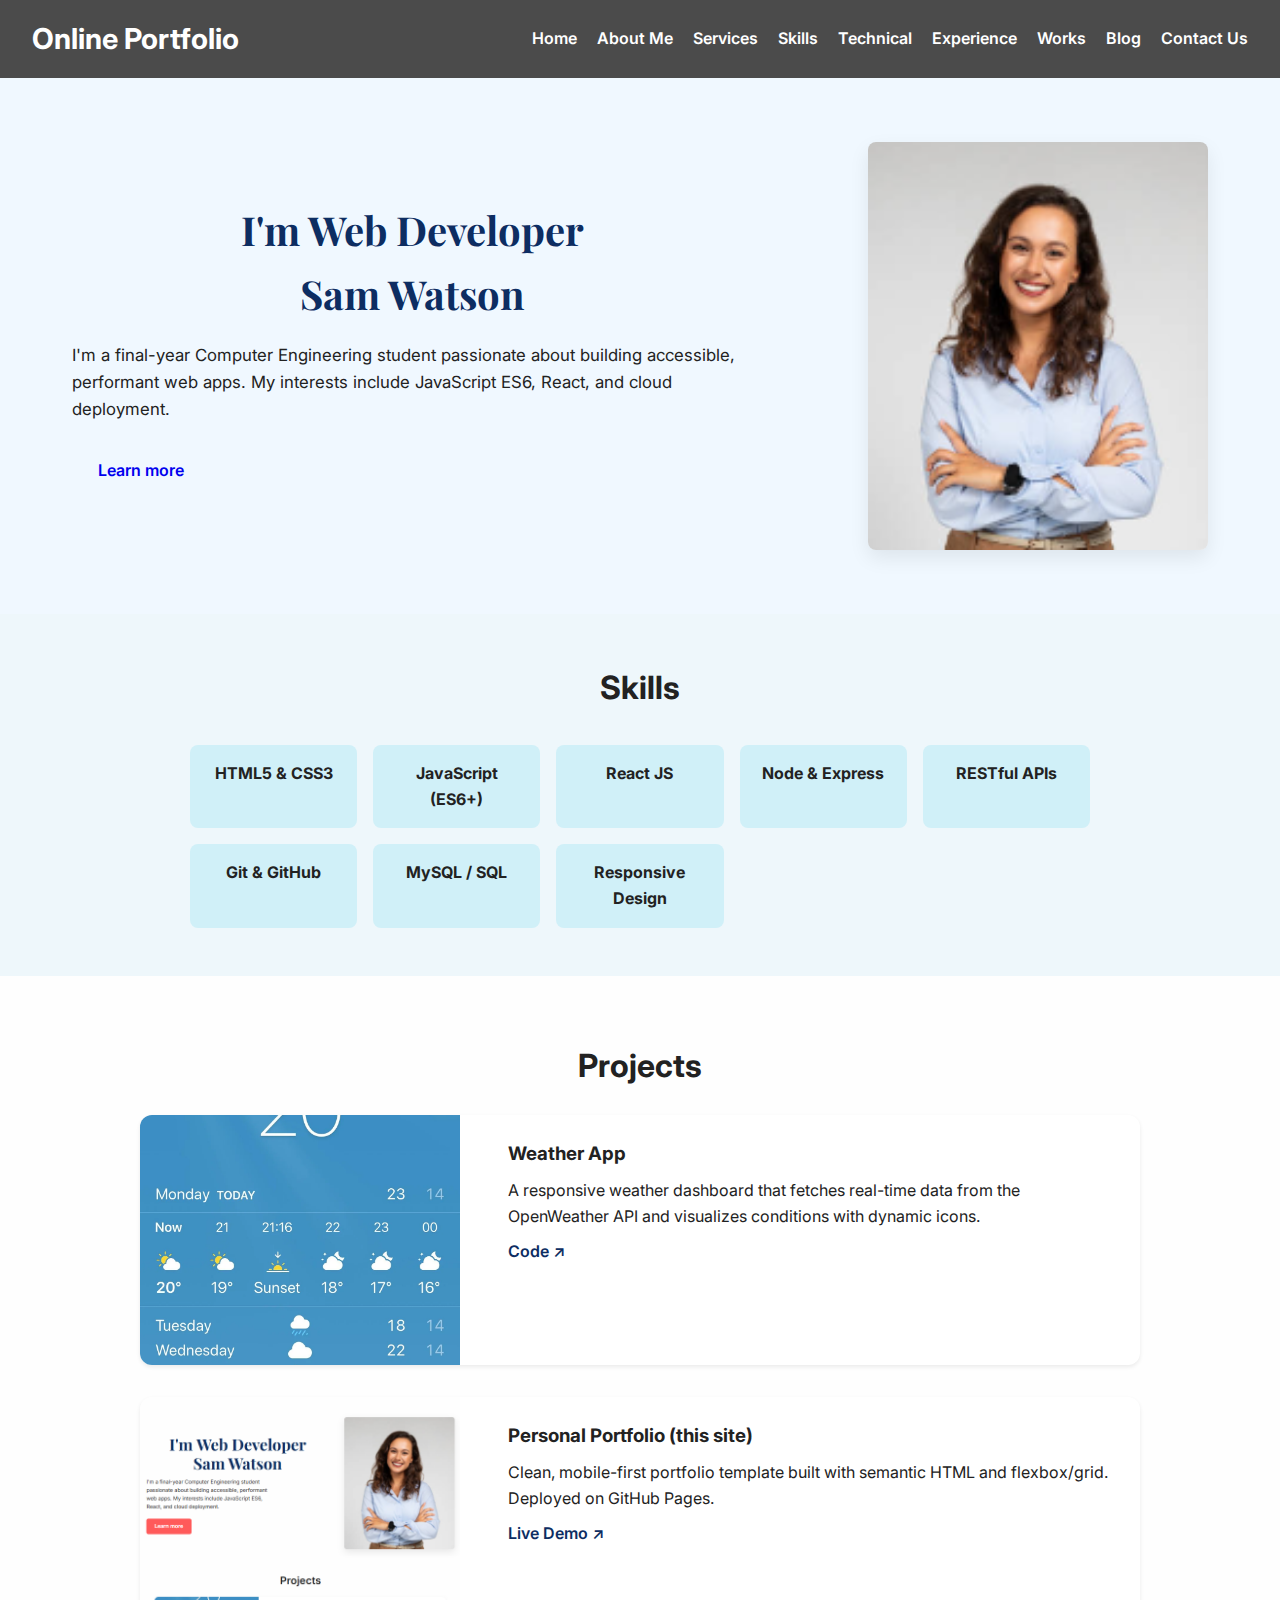
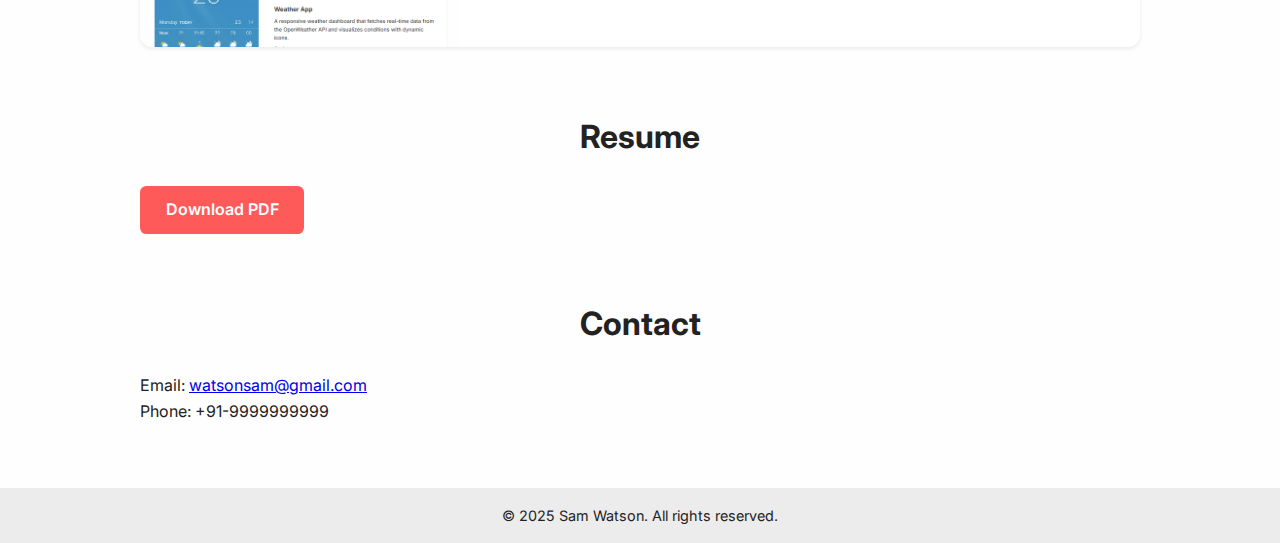
<file: index.html>
<!DOCTYPE html>
<html lang="en">
<head>
  <meta charset="UTF-8" />
  <meta name="viewport" content="width=device-width, initial-scale=1.0" />
  <title>Sam Watson | Web Developer Portfolio</title>
  <link rel="stylesheet" href="style.css" />
  <link rel="preconnect" href="https://fonts.googleapis.com" />
  <link href="https://fonts.googleapis.com/css2?family=Playfair+Display:wght@700&family=Inter:wght@400;600&display=swap" rel="stylesheet" />
</head>
<body>

  <header class="navbar">
    <h1 class="logo">Online Portfolio</h1>
    <nav>
      <ul class="nav-links">
        <li><a href="#">Home</a></li>
        <li><a href="#about">About Me</a></li>
        <li><a href="#services">Services</a></li>
        <li><a href="#skills">Skills</a></li>
        <li><a href="#technical">Technical</a></li>
        <li><a href="#experience">Experience</a></li>
        <li><a href="#projects">Works</a></li>
        <li><a href="#blog">Blog</a></li>
        <li><a href="#contact">Contact Us</a></li>
      </ul>
    </nav>
  </header>

  <section class="hero-wrapper" id="home">
    <div class="hero">
    <div class="hero-text">
      <h2>I'm Web Developer<br><span class="name">Sam Watson</span>
      </h2>
      <p>
        I'm a final-year Computer Engineering student passionate about building accessible,
        performant web apps. My interests include JavaScript ES6, React, and cloud deployment.
      </p>
      <a href="#projects" class="btn">Learn more</a>
    </div>
    <div class="hero-photo">
      <img src="img1.png"/>
    </div>
    </div>
  </section>

  <!--<section id="skills" class="section">
    <h2>Skills</h2>
    <ul class="skills-list">
       <li>HTML5 &amp; CSS3</li>
      <li>JavaScript (ES6+)</li>
      <li>React JS</li>
      <li>Node &amp; Express</li>
      <li>RESTful APIs</li>
      <li>Git &amp; GitHub</li>
      <li>MySQL / SQL</li>
      <li>Responsive Design</li>
    </ul>-->

  <section id="skills"
  class="skills-section">
    <h2>Skills</h2>
    <div class="skills-grid">
    <div class="skill-card">HTML5 & CSS3</div>
    <div class="skill-card">JavaScript (ES6+)</div>
    <div class="skill-card">React JS</div>
    <div class="skill-card">Node & Express</div>
    <div class="skill-card">RESTful APIs</div>
    <div class="skill-card">Git & GitHub</div>
    <div class="skill-card">MySQL / SQL</div>
    <div class="skill-card">Responsive Design</div>
    </div>
  </section>

  <section id="projects" class="section">
    <h2>Projects</h2>

    <div class="project">
      <img src="weather.webp"/>
      <div class="project-info">
        <h3>Weather App</h3>
        <p>
          A responsive weather dashboard that fetches real-time data from the
          OpenWeather API and visualizes conditions with dynamic icons.
        </p>
        <a href="https://github.com/yourusername/weather-app" target="_blank">Code ↗</a>
      </div>
    </div>

    <div class="project">
      <img src="portfolio.png">
      <div class="project-info">
        <h3>Personal Portfolio (this site)</h3>
        <p>
          Clean, mobile-first portfolio template built with semantic HTML and flexbox/grid.
          Deployed on GitHub Pages.
        </p>
        <a href="#" target="_blank">Live Demo ↗</a>
      </div>
    </div>
  </section>

  <section id="resume" class="section">
    <h2>Resume</h2>
    <p><a href="resume.pdf" download class="btn btn-primary">Download PDF</a></p>
  </section>

  <section id="contact" class="section">
    <h2>Contact</h2>
    <p>Email: <a href="mailto:you@example.com">watsonsam@gmail.com</a></p>
    <p>Phone: +91-9999999999</p>
  </section>

  <footer class="footer">
    <p>&copy; 2025 Sam Watson. All rights reserved.</p>
  </footer>

</body>
</html>
</file>
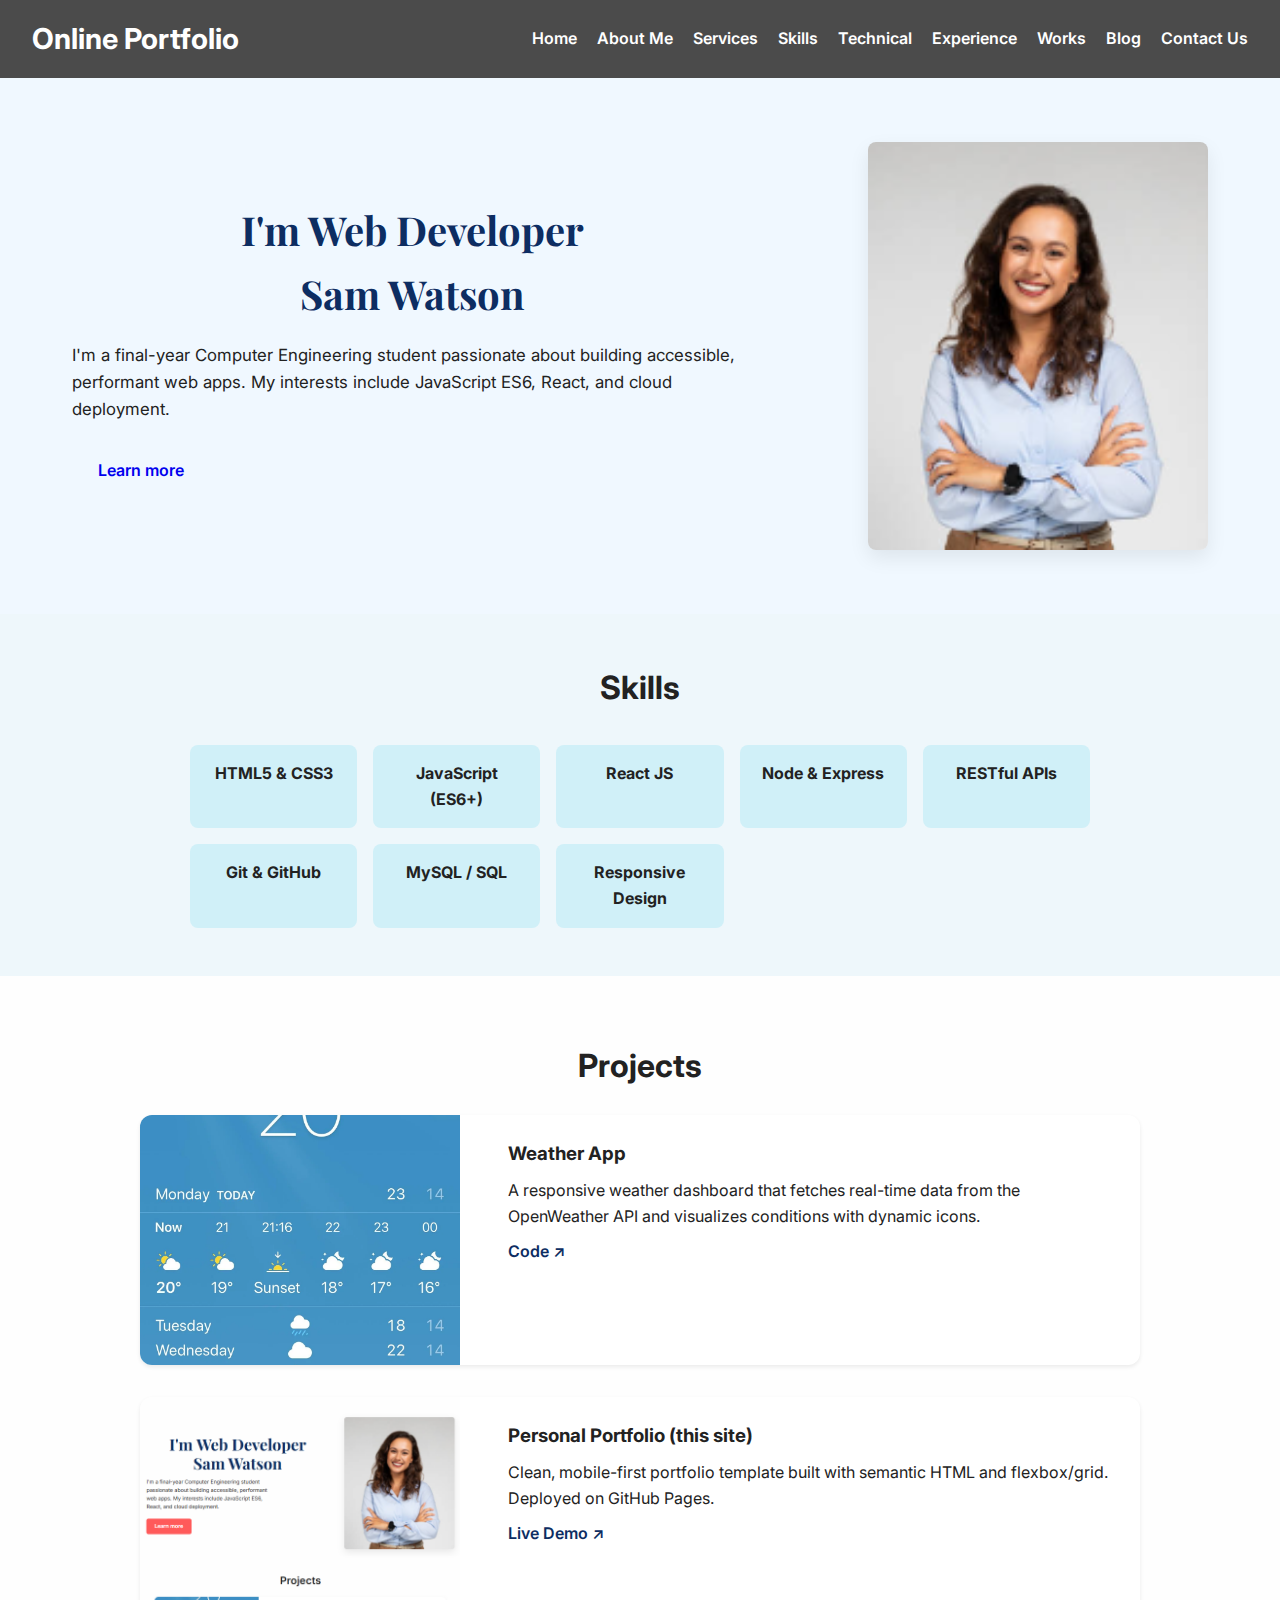
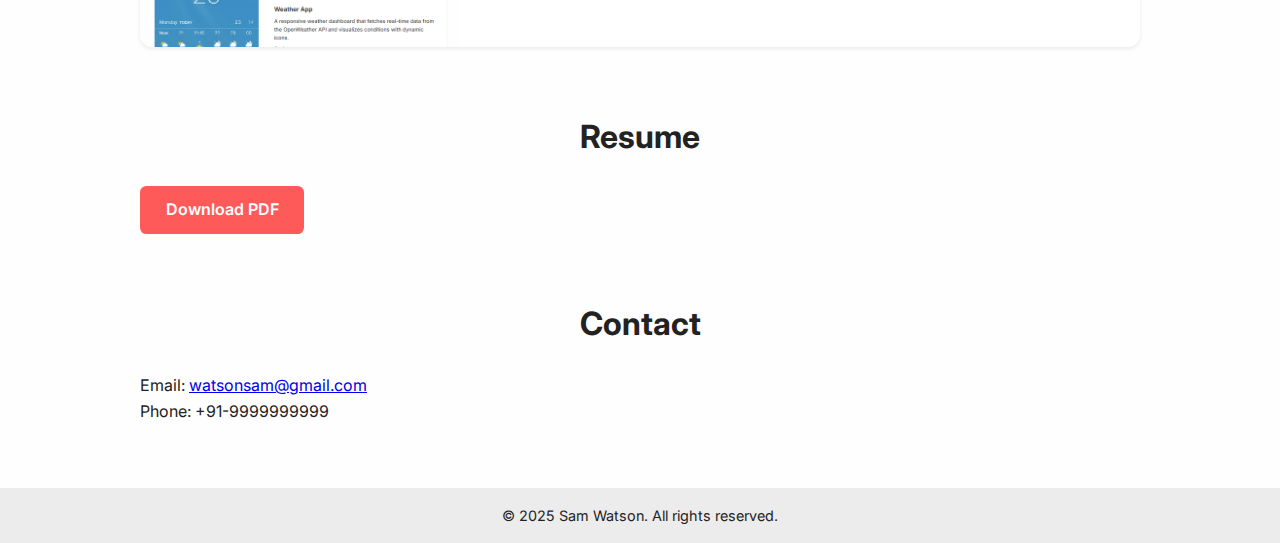
<file: Task1_Portfolio/index.html>
<!DOCTYPE html>
<html lang="en">
<head>
  <meta charset="UTF-8" />
  <meta name="viewport" content="width=device-width, initial-scale=1.0" />
  <title>Sam Watson | Web Developer Portfolio</title>
  <link rel="stylesheet" href="style.css" />
  <link rel="preconnect" href="https://fonts.googleapis.com" />
  <link href="https://fonts.googleapis.com/css2?family=Playfair+Display:wght@700&family=Inter:wght@400;600&display=swap" rel="stylesheet" />
</head>
<body>

  <header class="navbar">
    <h1 class="logo">Online Portfolio</h1>
    <nav>
      <ul class="nav-links">
        <li><a href="#">Home</a></li>
        <li><a href="#about">About Me</a></li>
        <li><a href="#services">Services</a></li>
        <li><a href="#skills">Skills</a></li>
        <li><a href="#technical">Technical</a></li>
        <li><a href="#experience">Experience</a></li>
        <li><a href="#projects">Works</a></li>
        <li><a href="#blog">Blog</a></li>
        <li><a href="#contact">Contact Us</a></li>
      </ul>
    </nav>
  </header>

  <section class="hero-wrapper" id="home">
    <div class="hero">
    <div class="hero-text">
      <h2>I'm Web Developer<br><span class="name">Sam Watson</span>
      </h2>
      <p>
        I'm a final-year Computer Engineering student passionate about building accessible,
        performant web apps. My interests include JavaScript ES6, React, and cloud deployment.
      </p>
      <a href="#projects" class="btn">Learn more</a>
    </div>
    <div class="hero-photo">
      <img src="img1.png"/>
    </div>
    </div>
  </section>

  <!--<section id="skills" class="section">
    <h2>Skills</h2>
    <ul class="skills-list">
       <li>HTML5 &amp; CSS3</li>
      <li>JavaScript (ES6+)</li>
      <li>React JS</li>
      <li>Node &amp; Express</li>
      <li>RESTful APIs</li>
      <li>Git &amp; GitHub</li>
      <li>MySQL / SQL</li>
      <li>Responsive Design</li>
    </ul>-->

  <section id="skills"
  class="skills-section">
    <h2>Skills</h2>
    <div class="skills-grid">
    <div class="skill-card">HTML5 & CSS3</div>
    <div class="skill-card">JavaScript (ES6+)</div>
    <div class="skill-card">React JS</div>
    <div class="skill-card">Node & Express</div>
    <div class="skill-card">RESTful APIs</div>
    <div class="skill-card">Git & GitHub</div>
    <div class="skill-card">MySQL / SQL</div>
    <div class="skill-card">Responsive Design</div>
    </div>
  </section>

  <section id="projects" class="section">
    <h2>Projects</h2>

    <div class="project">
      <img src="weather.webp"/>
      <div class="project-info">
        <h3>Weather App</h3>
        <p>
          A responsive weather dashboard that fetches real-time data from the
          OpenWeather API and visualizes conditions with dynamic icons.
        </p>
        <a href="https://github.com/yourusername/weather-app" target="_blank">Code ↗</a>
      </div>
    </div>

    <div class="project">
      <img src="portfolio.png">
      <div class="project-info">
        <h3>Personal Portfolio (this site)</h3>
        <p>
          Clean, mobile-first portfolio template built with semantic HTML and flexbox/grid.
          Deployed on GitHub Pages.
        </p>
        <a href="#" target="_blank">Live Demo ↗</a>
      </div>
    </div>
  </section>

  <section id="resume" class="section">
    <h2>Resume</h2>
    <p><a href="resume.pdf" download class="btn btn-primary">Download PDF</a></p>
  </section>

  <section id="contact" class="section">
    <h2>Contact</h2>
    <p>Email: <a href="mailto:you@example.com">watsonsam@gmail.com</a></p>
    <p>Phone: +91-9999999999</p>
  </section>

  <footer class="footer">
    <p>&copy; 2025 Sam Watson. All rights reserved.</p>
  </footer>

</body>
</html>
</file>
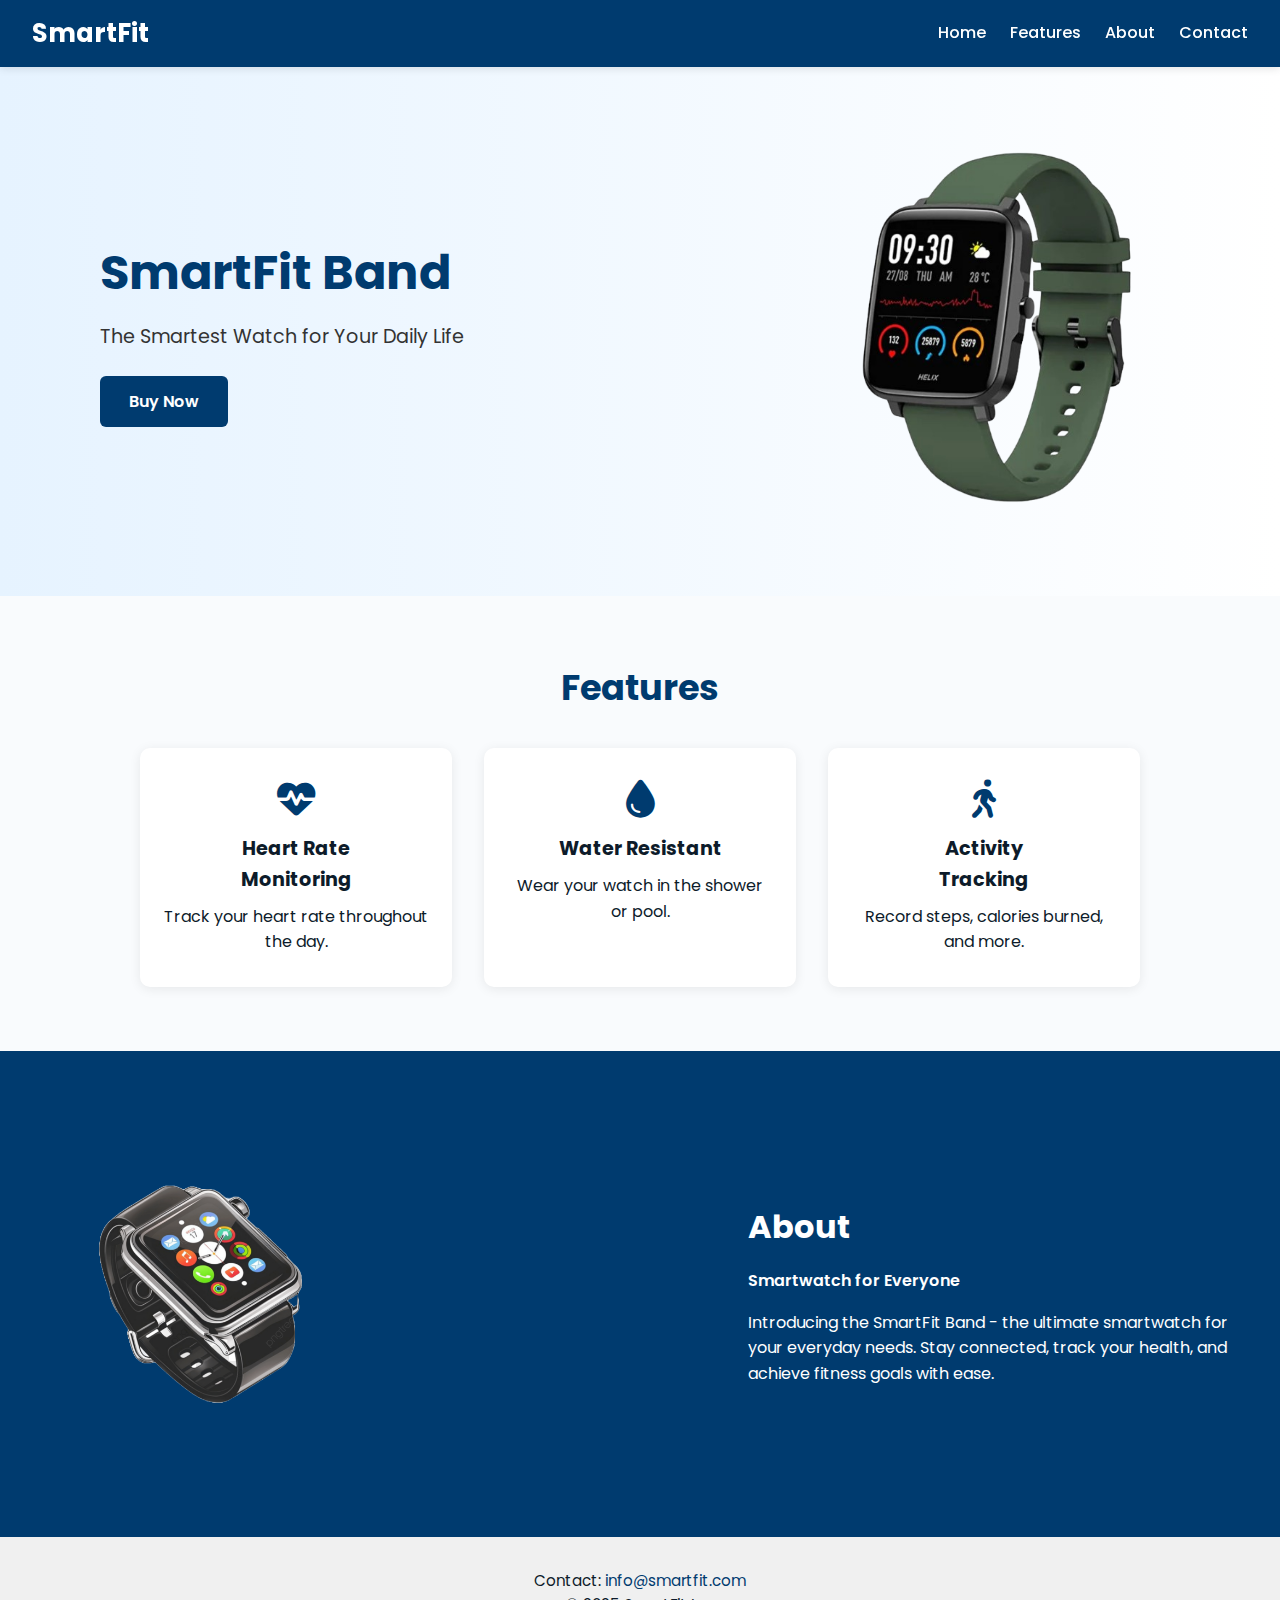
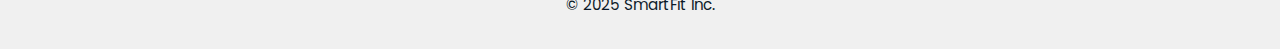
<file: Task2_LandingPage/index.html>
<!DOCTYPE html>
<html lang="en">
<head>
  <meta charset="UTF-8" />
  <meta name="viewport" content="width=device-width, initial-scale=1.0" />
  <title>SmartFit Band | Landing Page</title>

  <link href="https://fonts.googleapis.com/css2?family=Poppins:wght@400;600;700&display=swap" rel="stylesheet">

  <link rel="stylesheet" href="https://cdnjs.cloudflare.com/ajax/libs/font-awesome/6.5.0/css/all.min.css">

  <link rel="stylesheet" href="style.css" />
</head>
<body>

  <header class="navbar">
    <div class="logo">SmartFit</div>
    <nav>
      <ul class="nav-links">
        <li><a href="#home">Home</a></li>
        <li><a href="#features">Features</a></li>
        <li><a href="#about">About</a></li>
        <li><a href="#contact">Contact</a></li>
      </ul>
    </nav>
  </header>

  <section id="home" class="hero">
    <div class="hero__content">
      <h1>SmartFit Band</h1>
      <p class="tagline">The Smartest Watch for Your Daily Life</p>
      <a href="#contact" class="btn btn-primary">Buy Now</a>
    </div>

    <div class="hero__img">
      <img src="side_watch.png" >
    </div>
  </section>

  <section id="features" class="features">
    <h2>Features</h2>
    <div class="feature-cards">
      <div class="card">
        <i class="fa-solid fa-heart-pulse"></i>
        <h3>Heart Rate<br>Monitoring</h3>
        <p>Track your heart rate throughout the day.</p>
      </div>
      <div class="card">
        <i class="fa-solid fa-droplet"></i>
        <h3>Water Resistant</h3>
        <p>Wear your watch in the shower or pool.</p>
      </div>
      <div class="card">
        <i class="fa-solid fa-person-walking"></i>
        <h3>Activity<br>Tracking</h3>
        <p>Record steps, calories burned, and more.</p>
      </div>
    </div>
  </section>

  <section id="about" class="about">
    <div class="about__img">
      <img src="new_watch.png" alt="SmartFit Band side view">
    </div>
    <div class="about__text">
      <h2>About</h2>
      <p class="lead">Smartwatch for Everyone</p>
      <p>
        Introducing the SmartFit Band - the ultimate smartwatch for your everyday needs. Stay connected, track your health, and achieve fitness goals with ease.
      </p>
    </div>
  </section>

  <footer id="contact" class="footer">
    <p>Contact: <a href="mailto:info@smartfit.com">info@smartfit.com</a></p>
    <p>&copy; 2025 SmartFit Inc.</p>
  </footer>

</body>
</html>
</file>
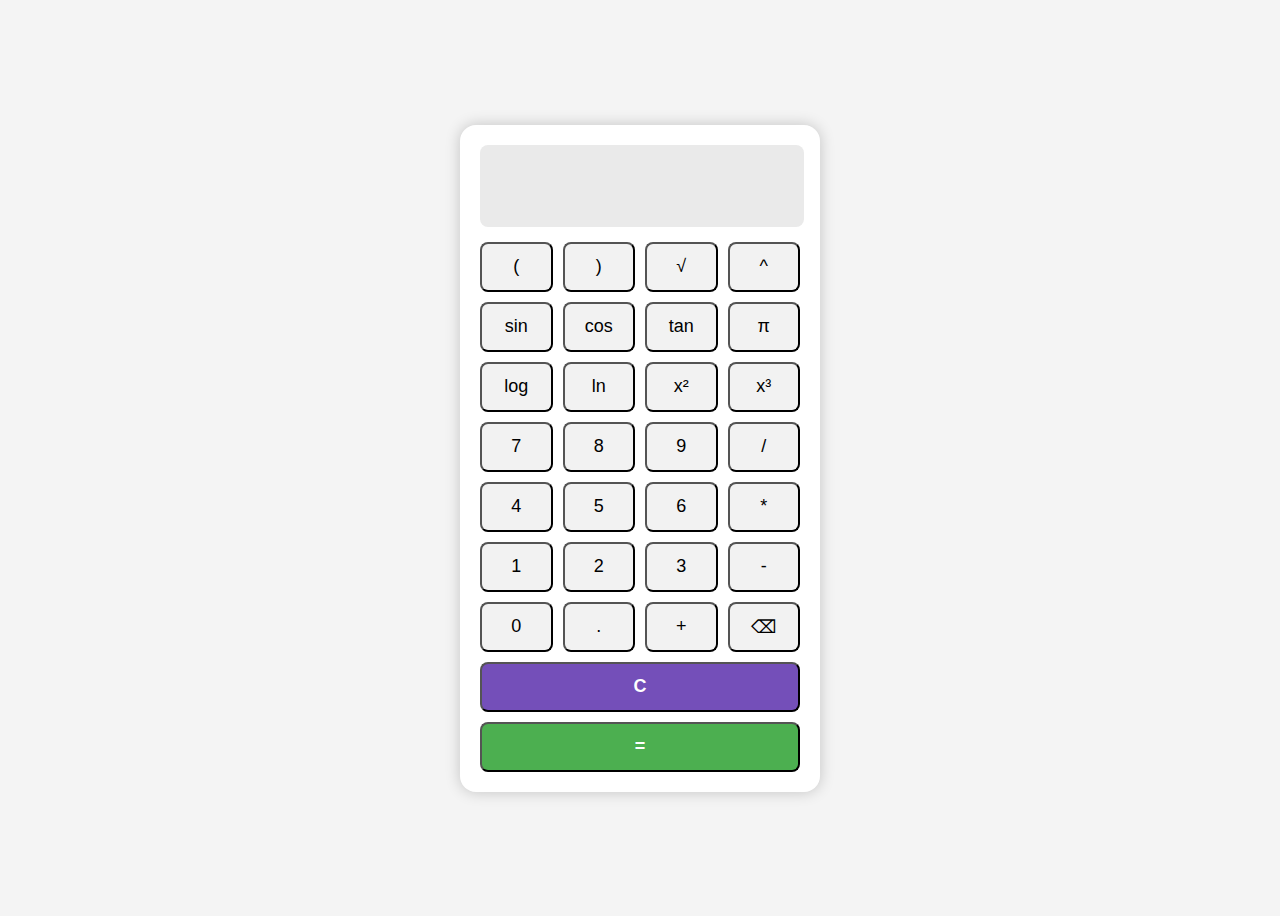
<file: Task3_Calculator/index.html>
<!DOCTYPE html>
<html lang="en">
<head>
    <meta charset="UTF-8">
    <meta name="viewport" content="width=device-width, initial-scale=1.0">
    <title>Calculator</title>
    <link rel="stylesheet" href="style.css">
</head>
<body>
    <div class="calculator">
        <input type="text" id="display" disabled>
        <div class="buttons">
            <button onclick="append('(')">(</button>
            <button onclick="append(')')">)</button>
            <button onclick="append('Math.sqrt(')">√</button>
            <button onclick="append('**')">^</button>

            <button onclick="append('Math.sin(')">sin</button>
            <button onclick="append('Math.cos(')">cos</button>
            <button onclick="append('Math.tan(')">tan</button>
            <button onclick="append('Math.PI')">π</button>
            
            <button onclick="append('Math.log10(')">log</button>
            <button onclick="append('Math.log(')">ln</button>
            <button onclick="append('**2')">x²</button>
            <button onclick="append('**3')">x³</button>
            
            <button onclick="append('7')">7</button>
            <button onclick="append('8')">8</button>
            <button onclick="append('9')">9</button>
            <button onclick="append('/')">/</button>

            <button onclick="append('4')">4</button>
            <button onclick="append('5')">5</button>
            <button onclick="append('6')">6</button>
            <button onclick="append('*')">*</button>

            <button onclick="append('1')">1</button>
            <button onclick="append('2')">2</button>
            <button onclick="append('3')">3</button>
            <button onclick="append('-')">-</button>

            <button onclick="append('0')">0</button>
            <button onclick="append('.')">.</button>
            <button onclick="append('+')">+</button>
            <button>⌫</button>
            
            <button id="clear" class="clear" onclick="clearDisplay()">C</button>
            <button id="equal" class="equal" onclick="calculate()">=</button>
        </div>
    </div>
     <script src="script.js"></script>
</body>
</html>
</file>
<file: style.css>
*,
*::before,
*::after {
  box-sizing: border-box;
  margin: 0;
  padding: 0;
}

:root {
  --primary: #0d2d62;
  --accent: #ff5a5a;
  --bg: #fefefe;
  --font-head: 'Playfair Display', serif;
  --font-body: 'Inter', system-ui, sans-serif;
}

body {
  font-family: var(--font-body);
  background: var(--bg);
  color: #222;
  line-height: 1.6;
  scroll-behavior: smooth;
}

h2 {
  margin-bottom: 1.5rem;
  font-size: 2rem;
  text-align: center;
}

.section {
  width: min(90%, 1000px);
  margin: 4rem auto;
}

.navbar {
  background: #4b4b4b;
  padding: 1rem 2rem;
  display: flex;
  align-items: center;
  justify-content: space-between;
  flex-wrap: wrap;
  position: sticky;
  top: 0;
  z-index: 10;
}

.logo {
  color: #fff;
  font-size: 1.8rem;
  font-weight: bold;
}

.nav-links {
  list-style: none;
  display: flex;
  gap: 20px;
  flex-wrap: wrap;
}

.nav-links a {
  color: #fff;
  text-decoration: none;
  font-weight: 600;
}

.nav-links a:hover {
  text-decoration: underline;
}

.hero-wrapper {
  background-color: #f0f8ff;
  width: 100%;
}

.hero {
  display: flex;
  justify-content: space-between;
  align-items: center;
  flex-wrap: wrap;
  width: 100%;
  max-width: 1200px;
  margin: 0 auto;
  padding: 4rem 2rem;
  box-sizing: border-box;
  background-color: #f0f8ff;
}

.hero-text {
  flex: 1 1 55%;
}

.hero-text h2 {
  font-size: 2.5rem;
  color: #0d2d62;
  font-family: 'Playfair Display', serif;
  margin-bottom: 1rem;
}

.hero-text .name {
  display: block;
  font-weight: bold;
}

.hero-text p {
  margin-bottom: 1.5rem;
  font-size: 1.05rem;
}

.hero-photo {
  flex: 1 1 35%;
  display: flex;
  justify-content: flex-end;
}

.hero-photo img {
  max-width: 100%;
  height: auto;
  border-radius: 10px;
}

.headline {
  font-family: var(--font-head);
  color: var(--primary);
  font-size: clamp(2rem, 4vw + 0.5rem, 3.2rem);
  line-height: 1.2;
  margin-bottom: 1rem;
}

.role {
  font-weight: 400;
}

.name {
  display: block;
}

.bio {
  max-width: 40ch;
  margin-bottom: 1.5rem;
  font-size: 1rem;
}

.hero-photo img {
  width: min(340px, 40vw);
  height: auto;
  object-fit: cover;
  border-radius: 8px;
  box-shadow: 0 8px 20px rgba(0, 0, 0, 0.08);
}

.btn {
  display: inline-block;
  padding: 0.7rem 1.6rem;
  border-radius: 0.4rem;
  text-decoration: none;
  font-weight: 600;
  transition: transform 0.2s ease, opacity 0.2s ease;
}

.btn-primary {
  background: var(--accent);
  color: #fff;
}

.btn:hover {
  transform: translateY(-2px) scale(1.03);
  opacity: 0.9;
}

.skills-list{
  list-style:none;
  display:grid; grid-template-columns:repeat(auto-fit,minmax(140px,1fr));
  gap:.75rem; 
  font-weight:600;
}

.skills-list li{
  background:#e0fbfc;
  padding:.6rem 1rem; 
  border-radius:.4rem; 
  text-align:center;
}

.skills-section {
  background-color: #eef7fb; /* Light blue */
  padding: 3rem 1rem;
  text-align: center;
}

.skills-section h2 {
  font-size: 2rem;
  margin-bottom: 2rem;
}

.skills-grid {
  display: grid;
  grid-template-columns: repeat(auto-fit, minmax(160px, 1fr));
  gap: 1rem;
  max-width: 900px;
  margin: auto;
}

.skill-card {
  background-color: #d0f0f8;
  padding: 1rem;
  border-radius: 8px;
  font-weight: bold;
  transition: transform 0.2s ease;
}

.skill-card:hover {
  transform: translateY(-4px);
  background-color: #b2ebf2;
}

.project {
  display: flex;
  flex-wrap: wrap;
  gap: 1.5rem;
  margin-bottom: 2rem;
  background: #fff;
  border-radius: 0.75rem;
  box-shadow: 0 2px 4px rgba(0, 0, 0, 0.08);
  overflow: hidden;
  background-color: #fff;
}

.project img {
  width: 320px;
  max-width: 100%;
  object-fit: cover;
  flex-shrink: 0;
  height: 250px;
}

.project-info {
  padding: 1.5rem;
  flex: 1 1 250px;
}

.project-info h3 {
  margin-bottom: 0.6rem;
}

.project-info a {
  display: inline-block;
  margin-top: 0.6rem;
  text-decoration: none;
  font-weight: 600;
  color: var(--primary);
}

.contact p {
  text-align: center;
  margin-bottom: 0.5rem;
}

.footer {
  text-align: center;
  background: #ececec;
  padding: 1rem 0;
  font-size: 0.9rem;
}

@media (max-width: 700px) {
  .hero {
    flex-direction: column;
    text-align: center;
  }

  .hero-photo img {
    width: 60%;
  }

  .nav-links {
    justify-content: center;
    gap: 12px;
    margin-top: 10px;
  }

  .project {
    flex-direction: column;
    text-align: center;
  }

  .project img {
    margin: 0 auto;
  }
}
</file>
<file: Task1_Portfolio/style.css>
*,
*::before,
*::after {
  box-sizing: border-box;
  margin: 0;
  padding: 0;
}

:root {
  --primary: #0d2d62;
  --accent: #ff5a5a;
  --bg: #fefefe;
  --font-head: 'Playfair Display', serif;
  --font-body: 'Inter', system-ui, sans-serif;
}

body {
  font-family: var(--font-body);
  background: var(--bg);
  color: #222;
  line-height: 1.6;
  scroll-behavior: smooth;
}

h2 {
  margin-bottom: 1.5rem;
  font-size: 2rem;
  text-align: center;
}

.section {
  width: min(90%, 1000px);
  margin: 4rem auto;
}

.navbar {
  background: #4b4b4b;
  padding: 1rem 2rem;
  display: flex;
  align-items: center;
  justify-content: space-between;
  flex-wrap: wrap;
  position: sticky;
  top: 0;
  z-index: 10;
}

.logo {
  color: #fff;
  font-size: 1.8rem;
  font-weight: bold;
}

.nav-links {
  list-style: none;
  display: flex;
  gap: 20px;
  flex-wrap: wrap;
}

.nav-links a {
  color: #fff;
  text-decoration: none;
  font-weight: 600;
}

.nav-links a:hover {
  text-decoration: underline;
}

.hero-wrapper {
  background-color: #f0f8ff;
  width: 100%;
}

.hero {
  display: flex;
  justify-content: space-between;
  align-items: center;
  flex-wrap: wrap;
  width: 100%;
  max-width: 1200px;
  margin: 0 auto;
  padding: 4rem 2rem;
  box-sizing: border-box;
  background-color: #f0f8ff;
}

.hero-text {
  flex: 1 1 55%;
}

.hero-text h2 {
  font-size: 2.5rem;
  color: #0d2d62;
  font-family: 'Playfair Display', serif;
  margin-bottom: 1rem;
}

.hero-text .name {
  display: block;
  font-weight: bold;
}

.hero-text p {
  margin-bottom: 1.5rem;
  font-size: 1.05rem;
}

.hero-photo {
  flex: 1 1 35%;
  display: flex;
  justify-content: flex-end;
}

.hero-photo img {
  max-width: 100%;
  height: auto;
  border-radius: 10px;
}

.headline {
  font-family: var(--font-head);
  color: var(--primary);
  font-size: clamp(2rem, 4vw + 0.5rem, 3.2rem);
  line-height: 1.2;
  margin-bottom: 1rem;
}

.role {
  font-weight: 400;
}

.name {
  display: block;
}

.bio {
  max-width: 40ch;
  margin-bottom: 1.5rem;
  font-size: 1rem;
}

.hero-photo img {
  width: min(340px, 40vw);
  height: auto;
  object-fit: cover;
  border-radius: 8px;
  box-shadow: 0 8px 20px rgba(0, 0, 0, 0.08);
}

.btn {
  display: inline-block;
  padding: 0.7rem 1.6rem;
  border-radius: 0.4rem;
  text-decoration: none;
  font-weight: 600;
  transition: transform 0.2s ease, opacity 0.2s ease;
}

.btn-primary {
  background: var(--accent);
  color: #fff;
}

.btn:hover {
  transform: translateY(-2px) scale(1.03);
  opacity: 0.9;
}

.skills-list{
  list-style:none;
  display:grid; grid-template-columns:repeat(auto-fit,minmax(140px,1fr));
  gap:.75rem; 
  font-weight:600;
}

.skills-list li{
  background:#e0fbfc;
  padding:.6rem 1rem; 
  border-radius:.4rem; 
  text-align:center;
}

.skills-section {
  background-color: #eef7fb; /* Light blue */
  padding: 3rem 1rem;
  text-align: center;
}

.skills-section h2 {
  font-size: 2rem;
  margin-bottom: 2rem;
}

.skills-grid {
  display: grid;
  grid-template-columns: repeat(auto-fit, minmax(160px, 1fr));
  gap: 1rem;
  max-width: 900px;
  margin: auto;
}

.skill-card {
  background-color: #d0f0f8;
  padding: 1rem;
  border-radius: 8px;
  font-weight: bold;
  transition: transform 0.2s ease;
}

.skill-card:hover {
  transform: translateY(-4px);
  background-color: #b2ebf2;
}

.project {
  display: flex;
  flex-wrap: wrap;
  gap: 1.5rem;
  margin-bottom: 2rem;
  background: #fff;
  border-radius: 0.75rem;
  box-shadow: 0 2px 4px rgba(0, 0, 0, 0.08);
  overflow: hidden;
  background-color: #fff;
}

.project img {
  width: 320px;
  max-width: 100%;
  object-fit: cover;
  flex-shrink: 0;
  height: 250px;
}

.project-info {
  padding: 1.5rem;
  flex: 1 1 250px;
}

.project-info h3 {
  margin-bottom: 0.6rem;
}

.project-info a {
  display: inline-block;
  margin-top: 0.6rem;
  text-decoration: none;
  font-weight: 600;
  color: var(--primary);
}

.contact p {
  text-align: center;
  margin-bottom: 0.5rem;
}

.footer {
  text-align: center;
  background: #ececec;
  padding: 1rem 0;
  font-size: 0.9rem;
}

@media (max-width: 700px) {
  .hero {
    flex-direction: column;
    text-align: center;
  }

  .hero-photo img {
    width: 60%;
  }

  .nav-links {
    justify-content: center;
    gap: 12px;
    margin-top: 10px;
  }

  .project {
    flex-direction: column;
    text-align: center;
  }

  .project img {
    margin: 0 auto;
  }
}
</file>
<file: Task2_LandingPage/style.css>
*, *::before, *::after {
  box-sizing: border-box;
  margin: 0;
  padding: 0;
}

:root {
  --accent: #003b6f;
  --text: #0d1b2a;
  --light-bg: #f9fbfd;
  --font: 'Poppins', Arial, sans-serif;
}

body {
  font-family: var(--font);
  color: var(--text);
  background: var(--light-bg);
  line-height: 1.6;
  scroll-behavior: smooth;
}

.navbar {
  position: sticky;
  top: 0;
  z-index: 1000;
  background: var(--accent);
  color: #fff;
  display: flex;
  justify-content: space-between;
  align-items: center;
  padding: 0.8rem 2rem;
  box-shadow: 0 2px 8px rgba(0,0,0,0.1);
}

.logo {
  font-size: 1.6rem;
  font-weight: 700;
}

.nav-links {
  list-style: none;
  display: flex;
  gap: 1.5rem;
}

.nav-links a {
  color: #fff;
  text-decoration: none;
  font-weight: 500;
  transition: color 0.3s;
}

.nav-links a:hover {
  color: #f5c518;
}

.hero {
  background: linear-gradient(to right, #e6f3ff, #ffffff);
  padding: 80px 100px;
  display: flex;
  flex-wrap: wrap;
  align-items: center;
  justify-content: space-between;
}

.hero__content {
  flex: 1 1 400px;
}

.hero__content h1 {
  font-size: 3rem;
  color: var(--accent);
  margin-bottom: 10px;
}

.tagline {
  font-size: 1.2rem;
  color: #333;
  margin-bottom: 1.5rem;
}

.hero__img img {
  width: min(350px, 90vw);
  height: auto;
}

.btn {
  display: inline-block;
  background: var(--accent);
  color: #fff;
  padding: 0.8rem 1.8rem;
  border-radius: 6px;
  text-decoration: none;
  font-weight: 600;
  transition: all 0.3s ease;
}

.btn:hover {
  background: #002c54;
  transform: translateY(-2px);
}

.features {
  padding: 4rem 2rem;
  text-align: center;
}

.features h2 {
  font-size: 2.2rem;
  margin-bottom: 2rem;
  color: var(--accent);
}

.feature-cards {
  display: grid;
  grid-template-columns: repeat(auto-fit, minmax(220px, 1fr));
  gap: 2rem;
  max-width: 1000px;
  margin: auto;
}

.card {
  background: #fff;
  padding: 2rem 1.5rem;
  border-radius: 10px;
  box-shadow: 0 2px 12px rgba(0,0,0,0.08);
  transition: transform 0.3s;
}

.card:hover {
  transform: translateY(-6px);
}

.card i {
  font-size: 2.4rem;
  color: var(--accent);
  margin-bottom: 1rem;
}

.card h3 {
  font-size: 1.2rem;
  margin-bottom: 0.5rem;
}

.about {
  background: var(--accent);
  color: #fff;
  display: flex;
  flex-wrap: wrap;
  align-items: center;
  gap: 3rem;
  padding: 4rem 2rem;
  justify-content: space-between;
}

.about__img img {
  width: min(350px, 90vw);
  border-radius: 12px;
}

.about__text {
  flex: 1 1 380px;
  max-width: 500px;
}

.about h2 {
  font-size: 2rem;
  margin-bottom: 1rem;
}

.lead {
  font-weight: 600;
  margin-bottom: 1rem;
}

.footer {
  background: #f0f0f0;
  text-align: center;
  padding: 2rem 1rem;
  font-size: 0.95rem;
}

.footer a {
  color: var(--accent);
  text-decoration: none;
}

@media (max-width: 768px) {
  .navbar {
    flex-direction: column;
    gap: 0.5rem;
  }

  .hero {
    padding: 60px 30px;
    text-align: center;
    justify-content: center;
  }

  .hero__content h1 {
    font-size: 2.4rem;
  }

  .about {
    text-align: center;
    justify-content: center;
  }
}
</file>
<file: Task3_Calculator/style.css>
body{
    display: flex;
    justify-content: center;
    align-items: center;
    height: 100vh;
    background: #f4f4f4;
    font-family: arial, sans-serif;
}

.calculator{
    background: white;
    padding: 20px;
    border-radius: 16px;
    box-shadow: 0 0 15px rgba(0,0,0,0.2);
    width: 320px;
}

#display{
    width: 100%;
    height: 80px;
    font-size: 20px;
    text-align: center;
    margin-bottom: 15px;
    /*padding: 10px;*/
    border: none;
    background: #eaeaea;
    border-radius: 8px;
}

.buttons {
  display: grid;
  grid-template-columns: repeat(4, 1fr);
  gap: 10px;
}

button {
  height: 50px;
  font-size: 18px;
  border-radius: 8px;
  background-color: #f2f2f2;
  cursor: pointer;
  transition: background-color 0.2s ease;
}

button:hover {
  background-color: #f0f0f0;
  cursor: pointer;
}

.clear {
  background-color: #ff4d4d;
  color: white;
  font-weight: bold;
  grid-column: span 2;
}

.equal {
  grid-column: span 4;
  background-color: #4CAF50;
  color: white;
  font-weight: bold;
}

#clear {
  grid-column: span 4;
  background-color: rgb(116, 79, 185);
  color: white;
}

@media (max-width: 500px) {
  .calculator {
    width: 90%;
  }

  button {
    font-size: 1em;
    padding: 10px;
  }

  #display {
    font-size: 1.2em;
    padding: 12px;
  }
}
</file>
